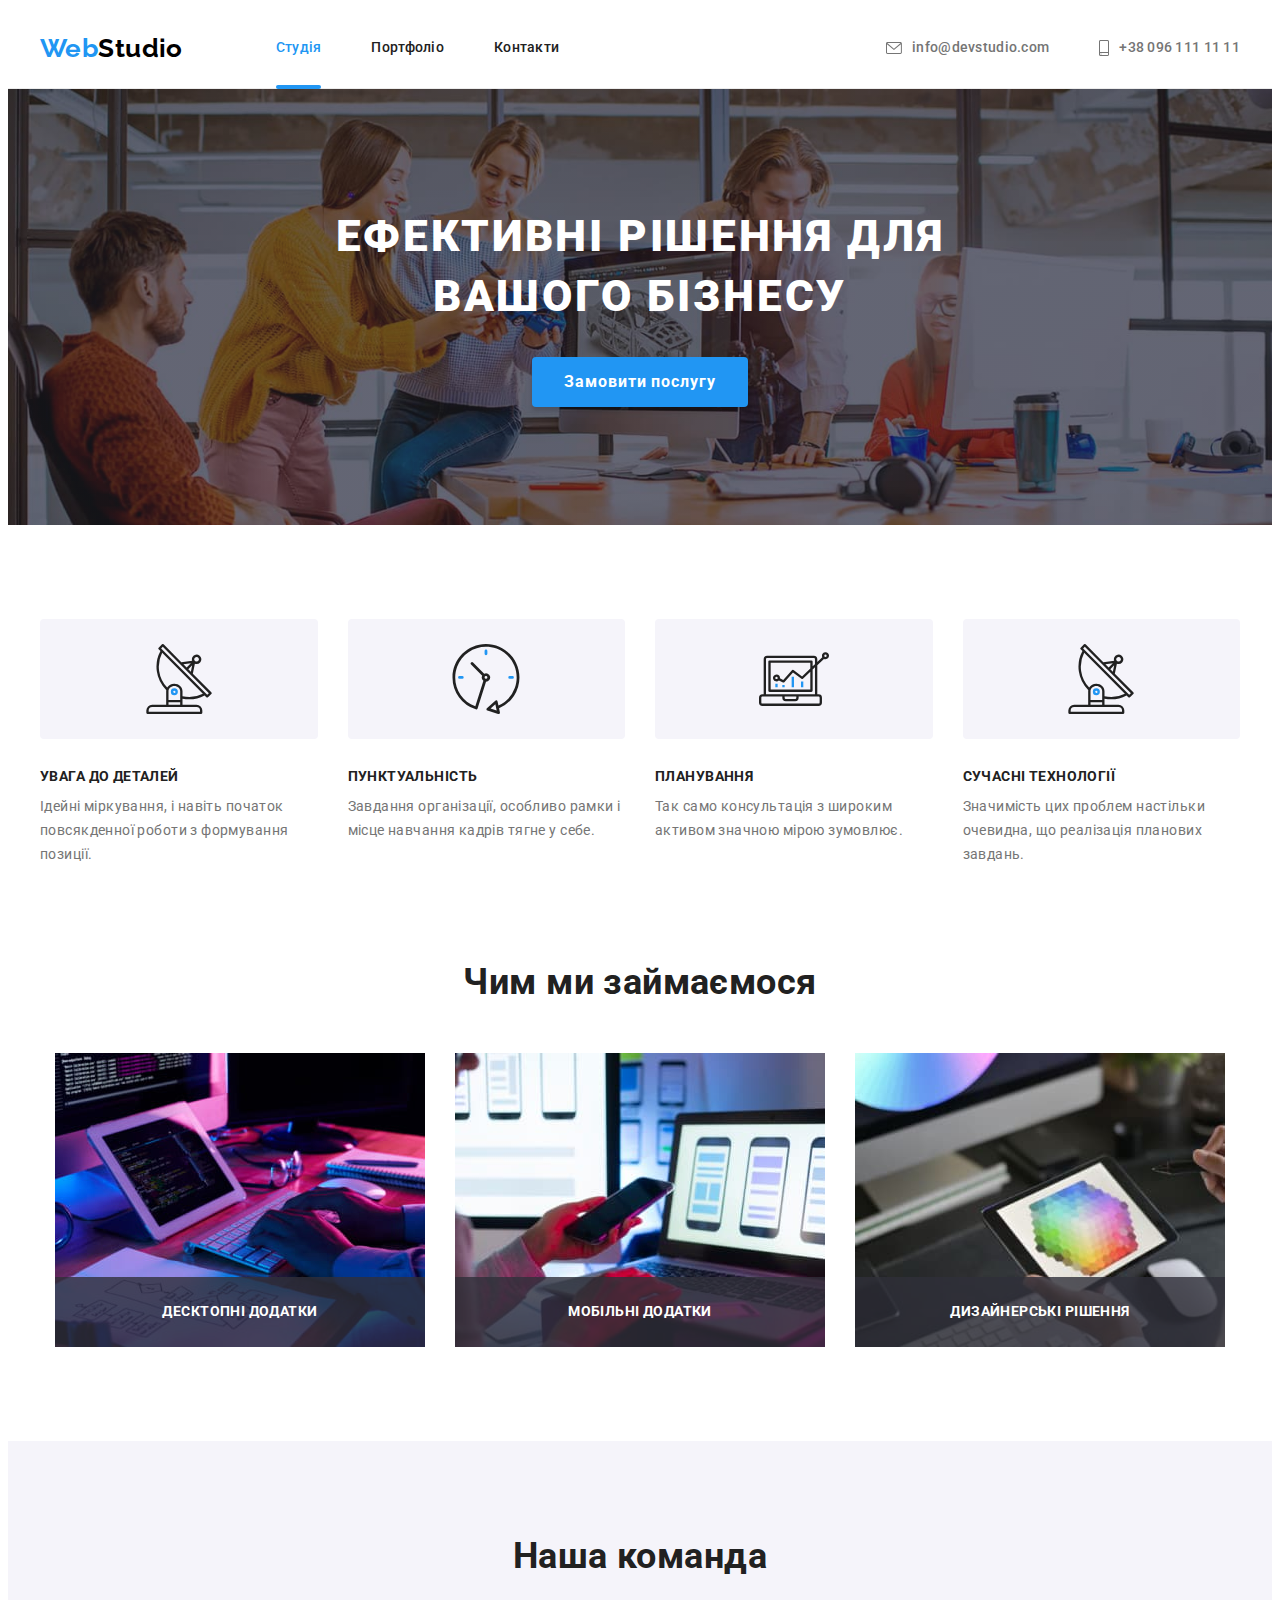
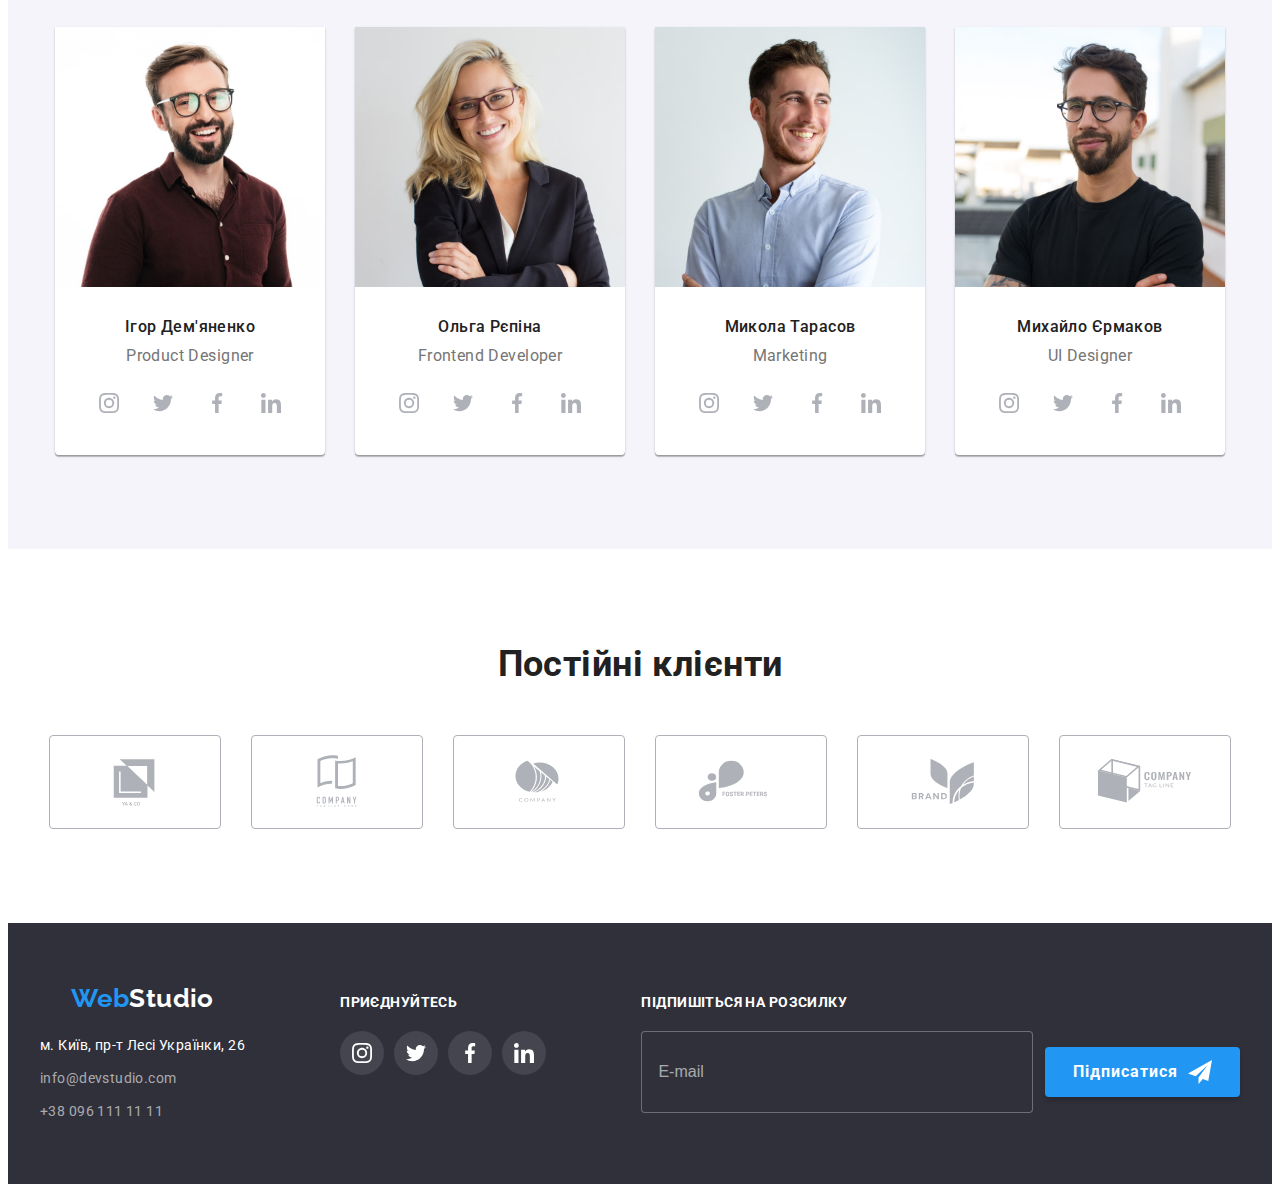
<file: index.html>
<!doctype html>
<html lang="uk">
  <head>
    <meta charset="UTF-8" />
    <meta http-equiv="X-UA-Compatible" content="IE=edge" />
    <meta name="viewport" content="width=device-width, initial-scale=1.0" />
    <link rel="preconnect" href="https://fonts.googleapis.com" />
    <link rel="preconnect" href="https://fonts.gstatic.com" crossorigin />
    <link
      href="https://fonts.googleapis.com/css2?family=Raleway:wght@700&family=Roboto:wght@400;500;700;900&display=swap"
      rel="stylesheet"
    />
    <link
      rel="stylesheet"
      href="https://cdnjs.cloudflare.com/ajax/libs/modern-normalize/1.1.0/modern-normalize.min.css"
      integrity="sha512-wpPYUAdjBVSE4KJnH1VR1HeZfpl1ub8YT/NKx4PuQ5NmX2tKuGu6U/JRp5y+Y8XG2tV+wKQpNHVUX03MfMFn9Q=="
      crossorigin="anonymous"
      referrerpolicy="no-referrer"
    />
    <link rel="stylesheet" href="./css/main.min.css" />
    <title>WebStudio</title>
  </head>
  <body>
    <!-- Навбар -->
    <header class="header">
      <div class="container main-nav">
        <nav class="navbar">
          <a class="logo link-undecor" href="./index.html"
            ><span class="logo-blue">Web</span>Studio</a
          >
          <ul class="semantic-list nav-links">
            <li>
              <a
                class="navbar-link navigation active link-undecor"
                href="./index.html"
                >Студія</a
              >
            </li>
            <li>
              <a
                class="navbar-link navigation link-undecor"
                href="./portfolio.html"
                >Портфоліо</a
              >
            </li>
            <li>
              <a class="navbar-link navigation link-undecor" href="#"
                >Контакти</a
              >
            </li>
          </ul>
        </nav>

        <!-- Бургер меню -->
        <button type="button" class="burger-btn" data-menu-open>
          <svg class="burger-menu-icon" width="40" height="40">
            <use href="./images/icons.svg#icon-burger-menu"></use>
          </svg>
        </button>

        <div class="mobile-menu" data-menu>
          <div class="container mobile-menu-container">
            <button type="button" class="mobile-menu-close-btn" data-menu-close>
              <svg width="40" height="40">
                <use href="./images/icons.svg#icon-modal-close"></use>
              </svg>
            </button>
            <ul class="semantic-list">
              <li>
                <a
                  class="mobile-navbar-link mobile-active link-undecor"
                  href="./index.html"
                  >Студія</a
                >
              </li>
              <li>
                <a
                  class="mobile-navbar-link link-undecor"
                  href="./portfolio.html"
                  >Портфоліо</a
                >
              </li>
              <li>
                <a class="mobile-navbar-link link-undecor" href="#">Контакти</a>
              </li>
            </ul>

            <div>
              <ul class="semantic-list mobile-contact-list">
                <li class="mobile-contact">
                  <a class="mobile-nav-tel link-undecor" href="tel:380961111111"
                    >+380961111111</a
                  >
                </li>
                <li class="mobile-contact">
                  <a
                    class="mobile-nav-mail link-undecor"
                    href="mailto:info@devstudio.com"
                    >info@devstudio.com</a
                  >
                </li>
              </ul>
              <ul class="semantic-list mobile-net-list">
                <li class="mobile-net">
                  <a class="link-undecor mobile-net-link" href="#">Instagram</a>
                </li>
                <li class="mobile-net">
                  <a class="link-undecor mobile-net-link" href="#">Twitter</a>
                </li>
                <li class="mobile-net">
                  <a class="link-undecor mobile-net-link" href="#">Facebook</a>
                </li>
                <li class="mobile-net">
                  <a class="link-undecor mobile-net-link" href="#">Linkedin</a>
                </li>
              </ul>
            </div>
          </div>
        </div>

        <!-- Контакты -->
        <ul class="semantic-list nav-address-list">
          <li>
            <a
              class="navbar-contact link-undecor"
              href="mailto:info@devstudio.com"
            >
              <svg class="nav-contact-icon nav-mail-icon">
                <use href="./images/icons.svg#icon-ico-envelope"></use>
              </svg>
              <span>info@devstudio.com</span></a
            >
          </li>
          <li>
            <a class="navbar-contact link-undecor" href="tel:380961111111">
              <svg class="nav-contact-icon nav-phone-icon">
                <use href="./images/icons.svg#icon-ico-smartphone"></use>
              </svg>
              <span>+38 096 111 11 11</span>
            </a>
          </li>
        </ul>
      </div>
    </header>
    <main>
      <!-- !Герой -->
      <section class="hero-section hero-overlay">
        <div class="container hero">
          <h1 class="hero-title">Ефективні рішення для вашого бізнесу</h1>
          <button class="hero-btn" type="button" data-modal-open>
            Замовити послугу
          </button>
        </div>
      </section>

      <!-- !Переваги -->
      <section class="section">
        <!-- Прихований заголовок -->
        <div class="container">
          <h2 class="is-hidden">Переваги</h2>
          <ul class="semantic-list advantages">
            <li class="adv-item">
              <div class="adv-icon-container">
                <svg class="adv-icon">
                  <use href="./images/icons.svg#icon-adv-antenna"></use>
                </svg>
              </div>
              <h3 class="adv-title">Увага до деталей</h3>
              <p class="adv-descript">
                Ідейні міркування, і навіть початок повсякденної роботи з
                формування позиції.
              </p>
            </li>
            <li class="adv-item">
              <div class="adv-icon-container">
                <svg class="adv-icon">
                  <use href="./images/icons.svg#icon-adv-clock"></use>
                </svg>
              </div>
              <h3 class="adv-title">Пунктуальність</h3>
              <p class="adv-descript">
                Завдання організації, особливо рамки і місце навчання кадрів
                тягне у себе.
              </p>
            </li>
            <li class="adv-item">
              <div class="adv-icon-container">
                <svg class="adv-icon">
                  <use href="./images/icons.svg#icon-adv-diagram"></use>
                </svg>
              </div>
              <h3 class="adv-title">Планування</h3>
              <p class="adv-descript">
                Так само консультація з широким активом значною мірою зумовлює.
              </p>
            </li>
            <li class="adv-item">
              <div class="adv-icon-container">
                <svg class="adv-icon">
                  <use href="./images/icons.svg#icon-adv-antenna"></use>
                </svg>
              </div>
              <h3 class="adv-title">Сучасні технології</h3>
              <p class="adv-descript">
                Значимість цих проблем настільки очевидна, що реалізація
                планових завдань.
              </p>
            </li>
          </ul>
        </div>
      </section>
      <!-- !Галерея профілів компаній -->
      <section class="gallery section">
        <div class="container">
          <h2 class="gallery-title">Чим ми займаємося</h2>
          <ul class="semantic-list gallery-container">
            <li class="gallery-img">
              <img
                srcset="
                  .\images\desktop\img1.jpg    1x,
                  .\images\desktop\img1@2x.jpg 2x
                "
                src=".\images\desktop\img1.jpg"
                alt="програмування"
              />
              <div class="gallery-img-title-container">
                <p class="gallery-img-title">Десктопні додатки</p>
              </div>
            </li>
            <li class="gallery-img">
              <img
                srcset="
                  .\images\desktop\img2.jpg    1x,
                  .\images\desktop\img2@2x.jpg 2x
                "
                src=".\images\desktop\img2.jpg"
                alt="дизайн"
              />
              <div class="gallery-img-title-container">
                <p class="gallery-img-title">Мобільні додатки</p>
              </div>
            </li>
            <li class="gallery-img">
              <img
                srcset="
                  .\images\desktop\img3.jpg    1x,
                  .\images\desktop\img3@2x.jpg 2x
                "
                src=".\images\desktop\img3.jpg"
                alt="підбор кольорів"
              />
              <div class="gallery-img-title-container">
                <p class="gallery-img-title">Дизайнерські рішення</p>
              </div>
            </li>
          </ul>
        </div>
      </section>
      <!-- !Команда -->
      <section class="team section">
        <div class="container">
          <h2 class="team-title">Наша команда</h2>
          <ul class="semantic-list team-container">
            <li class="memb">
              <picture>
                <source
                  srcset="
                    ./images/desktop/team/team1.jpg    1x,
                    ./images/desktop/team/team1@2x.jpg 2x
                  "
                  media="(min-width: 1200px)"
                />
                <source
                  srcset="
                    ./images/tablet/team/team1.jpg    1x,
                    ./images/tablet/team/team1@2x.jpg 2x
                  "
                  media="(min-width: 768px)"
                />
                <source
                  srcset="
                    ./images/mobile/team/team1.jpg    1x,
                    ./images/mobile/team/team1@2x.jpg 2x
                  "
                  media="(max-width: 768px)"
                />

                <img
                  class="memb-img"
                  src="./images/mobile/team/team1.jpg"
                  alt="Ігор Дем'яненко"
                />
              </picture>
              <div class="memb-sign-container">
                <h3 class="memb-name">Ігор Дем'яненко</h3>
                <p class="memb-position">Product Designer</p>
                <ul class="memb-net-container semantic-list">
                  <li>
                    <a class="net-icon-container" href="#">
                      <svg class="net-icon">
                        <use href="./images/icons.svg#icon-social-inst"></use>
                      </svg>
                    </a>
                  </li>
                  <li>
                    <a class="net-icon-container" href="#">
                      <svg class="net-icon">
                        <use href="./images/icons.svg#icon-social-twitt"></use>
                      </svg>
                    </a>
                  </li>
                  <li>
                    <a class="net-icon-container" href="#">
                      <svg class="net-icon">
                        <use href="./images/icons.svg#icon-social-fb"></use>
                      </svg>
                    </a>
                  </li>
                  <li>
                    <a class="net-icon-container" href="#">
                      <svg class="net-icon">
                        <use href="./images/icons.svg#icon-social-lin"></use>
                      </svg>
                    </a>
                  </li>
                </ul>
              </div>
            </li>
            <li class="memb">
              <picture>
                <source
                  srcset="
                    ./images/desktop/team/team2.jpg    1x,
                    ./images/desktop/team/team2@2x.jpg 2x
                  "
                  media="(min-width: 1200px)"
                />
                <source
                  srcset="
                    ./images/tablet/team/team2.jpg    1x,
                    ./images/tablet/team/team2@2x.jpg 2x
                  "
                  media="(min-width: 768px)"
                />
                <source
                  srcset="
                    ./images/mobile/team/team2.jpg    1x,
                    ./images/mobile/team/team2@2x.jpg 2x
                  "
                  media="(max-width: 768px)"
                />

                <img
                  class="memb-img"
                  src="./images/mobile/team/team2.jpg"
                  alt="Ольга Рєпіна"
                />
              </picture>
              <div class="memb-sign-container">
                <h3 class="memb-name">Ольга Рєпіна</h3>
                <p class="memb-position">Frontend Developer</p>
                <ul class="memb-net-container semantic-list">
                  <li>
                    <a class="net-icon-container" href="#">
                      <svg class="net-icon">
                        <use href="./images/icons.svg#icon-social-inst"></use>
                      </svg>
                    </a>
                  </li>
                  <li>
                    <a class="net-icon-container" href="#">
                      <svg class="net-icon">
                        <use href="./images/icons.svg#icon-social-twitt"></use>
                      </svg>
                    </a>
                  </li>
                  <li>
                    <a class="net-icon-container" href="#">
                      <svg class="net-icon">
                        <use href="./images/icons.svg#icon-social-fb"></use>
                      </svg>
                    </a>
                  </li>
                  <li>
                    <a class="net-icon-container" href="#">
                      <svg class="net-icon">
                        <use href="./images/icons.svg#icon-social-lin"></use>
                      </svg>
                    </a>
                  </li>
                </ul>
              </div>
            </li>
            <li class="memb">
              <picture>
                <source
                  srcset="
                    ./images/desktop/team/team3.jpg    1x,
                    ./images/desktop/team/team3@2x.jpg 2x
                  "
                  media="(min-width: 1200px)"
                />
                <source
                  srcset="
                    ./images/tablet/team/team3.jpg    1x,
                    ./images/tablet/team/team3@2x.jpg 2x
                  "
                  media="(min-width: 768px)"
                />
                <source
                  srcset="
                    ./images/mobile/team/team3.jpg    1x,
                    ./images/mobile/team/team3@2x.jpg 2x
                  "
                  media="(max-width: 768px)"
                />

                <img
                  class="memb-img"
                  src="./images/mobile/team/team3.jpg"
                  alt="Микола Тарасов"
                />
              </picture>
              <div class="memb-sign-container">
                <h3 class="memb-name">Микола Тарасов</h3>
                <p class="memb-position">Marketing</p>
                <ul class="memb-net-container semantic-list">
                  <li>
                    <a class="net-icon-container" href="#">
                      <svg class="net-icon">
                        <use href="./images/icons.svg#icon-social-inst"></use>
                      </svg>
                    </a>
                  </li>
                  <li>
                    <a class="net-icon-container" href="#">
                      <svg class="net-icon">
                        <use href="./images/icons.svg#icon-social-twitt"></use>
                      </svg>
                    </a>
                  </li>
                  <li>
                    <a class="net-icon-container" href="#">
                      <svg class="net-icon">
                        <use href="./images/icons.svg#icon-social-fb"></use>
                      </svg>
                    </a>
                  </li>
                  <li>
                    <a class="net-icon-container" href="#">
                      <svg class="net-icon">
                        <use href="./images/icons.svg#icon-social-lin"></use>
                      </svg>
                    </a>
                  </li>
                </ul>
              </div>
            </li>
            <li class="memb">
              <picture>
                <source
                  srcset="
                    ./images/desktop/team/team4.jpg    1x,
                    ./images/desktop/team/team4@2x.jpg 2x
                  "
                  media="(min-width: 1200px)"
                />
                <source
                  srcset="
                    ./images/tablet/team/team4.jpg    1x,
                    ./images/tablet/team/team4@2x.jpg 2x
                  "
                  media="(min-width: 768px)"
                />
                <source
                  srcset="
                    ./images/mobile/team/team4.jpg    1x,
                    ./images/mobile/team/team4@2x.jpg 2x
                  "
                  media="(max-width: 768px)"
                />

                <img
                  class="memb-img"
                  src="./images/mobile/team/team4.jpg"
                  alt="Михайло Єрмаков"
                />
              </picture>
              <div class="memb-sign-container">
                <h3 class="memb-name">Михайло Єрмаков</h3>
                <p class="memb-position">UI Designer</p>
                <ul class="memb-net-container semantic-list">
                  <li>
                    <a class="net-icon-container" href="#">
                      <svg class="net-icon">
                        <use href="./images/icons.svg#icon-social-inst"></use>
                      </svg>
                    </a>
                  </li>
                  <li>
                    <a class="net-icon-container" href="#">
                      <svg class="net-icon">
                        <use href="./images/icons.svg#icon-social-twitt"></use>
                      </svg>
                    </a>
                  </li>
                  <li>
                    <a class="net-icon-container" href="#">
                      <svg class="net-icon">
                        <use href="./images/icons.svg#icon-social-fb"></use>
                      </svg>
                    </a>
                  </li>
                  <li>
                    <a class="net-icon-container" href="#">
                      <svg class="net-icon">
                        <use href="./images/icons.svg#icon-social-lin"></use>
                      </svg>
                    </a>
                  </li>
                </ul>
              </div>
            </li>
          </ul>
        </div>
      </section>
      <!-- Посійні клієнти -->
      <section class="section">
        <div class="container">
          <h2 class="client-title">Постійні клієнти</h2>
          <ul class="semantic-list clients">
            <li>
              <a class="cli-logo-container" href="#">
                <svg class="cli-icon">
                  <use href="./images/icons.svg#icon-cli-logo1"></use>
                </svg>
              </a>
            </li>
            <li>
              <a class="cli-logo-container" href="#">
                <svg class="cli-icon">
                  <use href="./images/icons.svg#icon-cli-logo2"></use>
                </svg>
              </a>
            </li>
            <li>
              <a class="cli-logo-container" href="#">
                <svg class="cli-icon">
                  <use href="./images/icons.svg#icon-cli-logo3"></use>
                </svg>
              </a>
            </li>
            <li>
              <a class="cli-logo-container" href="#">
                <svg class="cli-icon">
                  <use href="./images/icons.svg#icon-cli-logo4"></use>
                </svg>
              </a>
            </li>
            <li>
              <a class="cli-logo-container" href="#">
                <svg class="cli-icon">
                  <use href="./images/icons.svg#icon-cli-logo5"></use>
                </svg>
              </a>
            </li>
            <li>
              <a class="cli-logo-container" href="#">
                <svg class="cli-icon">
                  <use href="./images/icons.svg#icon-cli-logo6"></use>
                </svg>
              </a>
            </li>
          </ul>
        </div>
      </section>
    </main>
    <!-- Футер -->
    <footer class="footer">
      <div class="container footer-blocks">
        <div>
          <a class="logo footer-logo link-undecor" href="./index.html"
            ><span class="logo-blue">Web</span>Studio</a
          >
          <!-- Адрес -->
          <address>
            <ul class="semantic-list">
              <li class="footer-address">
                <a
                  class="adress link-undecor"
                  href="https://goo.gl/maps/ojvog4Eh8GTVvdpZ6"
                  target="_blank"
                  rel="noopener noreferrer"
                  >м. Київ, пр-т Лесі Українки, 26</a
                >
              </li>
              <li class="footer-address">
                <a
                  class="adress footer-contact link-undecor"
                  href="mailto:info@devstudio.com"
                  >info@devstudio.com</a
                >
              </li>
              <li class="footer-address">
                <a
                  class="adress footer-contact link-undecor"
                  href="tel:380961111111"
                  >+38 096 111 11 11</a
                >
              </li>
            </ul>
          </address>
        </div>
        <div class="footer-join">
          <p class="footer-join-title">Приєднуйтесь</p>
          <ul class="semantic-list footer-net-icons">
            <li>
              <a class="footer-net-icon-container" href="#">
                <svg class="footer-net-icon">
                  <use href="./images/icons.svg#icon-social-inst"></use>
                </svg>
              </a>
            </li>
            <li>
              <a class="footer-net-icon-container" href="#">
                <svg class="footer-net-icon ftr">
                  <use href="./images/icons.svg#icon-social-twitt"></use>
                </svg>
              </a>
            </li>
            <li>
              <a class="footer-net-icon-container" href="#">
                <svg class="footer-net-icon">
                  <use href="./images/icons.svg#icon-social-fb"></use>
                </svg>
              </a>
            </li>
            <li>
              <a class="footer-net-icon-container" href="#">
                <svg class="footer-net-icon">
                  <use href="./images/icons.svg#icon-social-lin"></use>
                </svg>
              </a>
            </li>
          </ul>
        </div>
        <div class="footer-mailing">
          <form class="footer-mailing-form">
            <lable for="footer_email_form" class="footer-form-title"
              >Підпишіться на розсилку</lable
            >
            <div class="footer-form-input-wrapper">
              <input
                type="email"
                id="footer_email_form"
                class="footer-form-input"
                placeholder="E-mail"
              />
              <button type="submit" class="footer-submit-btn">
                Підписатися<svg
                  class="footer-submit-icon"
                  width="24"
                  height="24"
                >
                  <use href="./images/icons.svg#icon-footer-send"></use>
                </svg>
              </button>
            </div>
          </form>
        </div>
      </div>
    </footer>

    <!-- !Модальное окно -->
    <div class="backdrop is-hidden" data-modal>
      <div class="modal">
        <!-- Форма -->
        <form name="modal-form" class="modal-form" autocomplete="on">
          <p class="form-header">Залиште свої дані, ми вам передзвонимо</p>

          <div class="form-fields-container">
            <div class="form-field">
              <label for="user_name" class="form-lable">Ім'я</label>
              <div class="form-input-wrapper">
                <input
                  type="text"
                  id="user_name"
                  class="form-input"
                  name="user_name"
                  autofocus
                  required
                  pattern="^[a-zA-Zа-яА-ЯіІїЇєЄґҐ'\s]+$"
                  minlength="3"
                />
                <svg class="form-input-icon" width="18" height="18">
                  <use href="./images/icons.svg#icon-modal-name"></use>
                </svg>
              </div>
            </div>

            <div class="form-field">
              <label for="user_phone" class="form-lable">Телефон</label>
              <div class="form-input-wrapper">
                <input
                  type="tel"
                  id="user_phone"
                  class="form-input"
                  name="user_telephone"
                  required
                  pattern="^[ 0-9]+$"
                  title="093xxxxxxx"
                />
                <svg class="form-input-icon" width="18" height="18">
                  <use href="./images/icons.svg#icon-modal-phone"></use>
                </svg>
              </div>
            </div>

            <div class="form-field">
              <label for="user_email" class="form-lable">Пошта</label>
              <div class="form-input-wrapper">
                <input
                  type="email"
                  id="user_email"
                  class="form-input"
                  name="user_email"
                  required
                />
                <svg class="form-input-icon" width="18" height="18">
                  <use href="./images/icons.svg#icon-modal-envelop"></use>
                </svg>
              </div>
            </div>

            <div class="form-field">
              <label for="user_comment" class="form-lable">Коментар</label>
              <textarea
                type="textarea"
                id="user_comment"
                class="form-comment"
                placeholder="Введіть текст"
              ></textarea>
            </div>
          </div>
          <div class="form-checkbox">
            <input
              type="checkbox"
              id="user_term"
              class="form-check is-hidden"
              required
            />
            <!-- &nbsp; -->
            <label for="user_term" class="form-check-text"
              >Погоджуюся з розсилкою та приймаю
              <a href="#" class="term-link">Умови договору</a></label
            >
          </div>
          <button type="submit" class="form-submit">Відправити</button>
        </form>
        <button class="close-icon-container" data-modal-close>
          <svg class="close-icon">
            <use href="./images/icons.svg#icon-modal-close"></use>
          </svg>
        </button>
      </div>
    </div>
    <script src="./js/mobile-menu.js"></script>
    <script src="./js/modal.js"></script>
  </body>
</html>
</file>
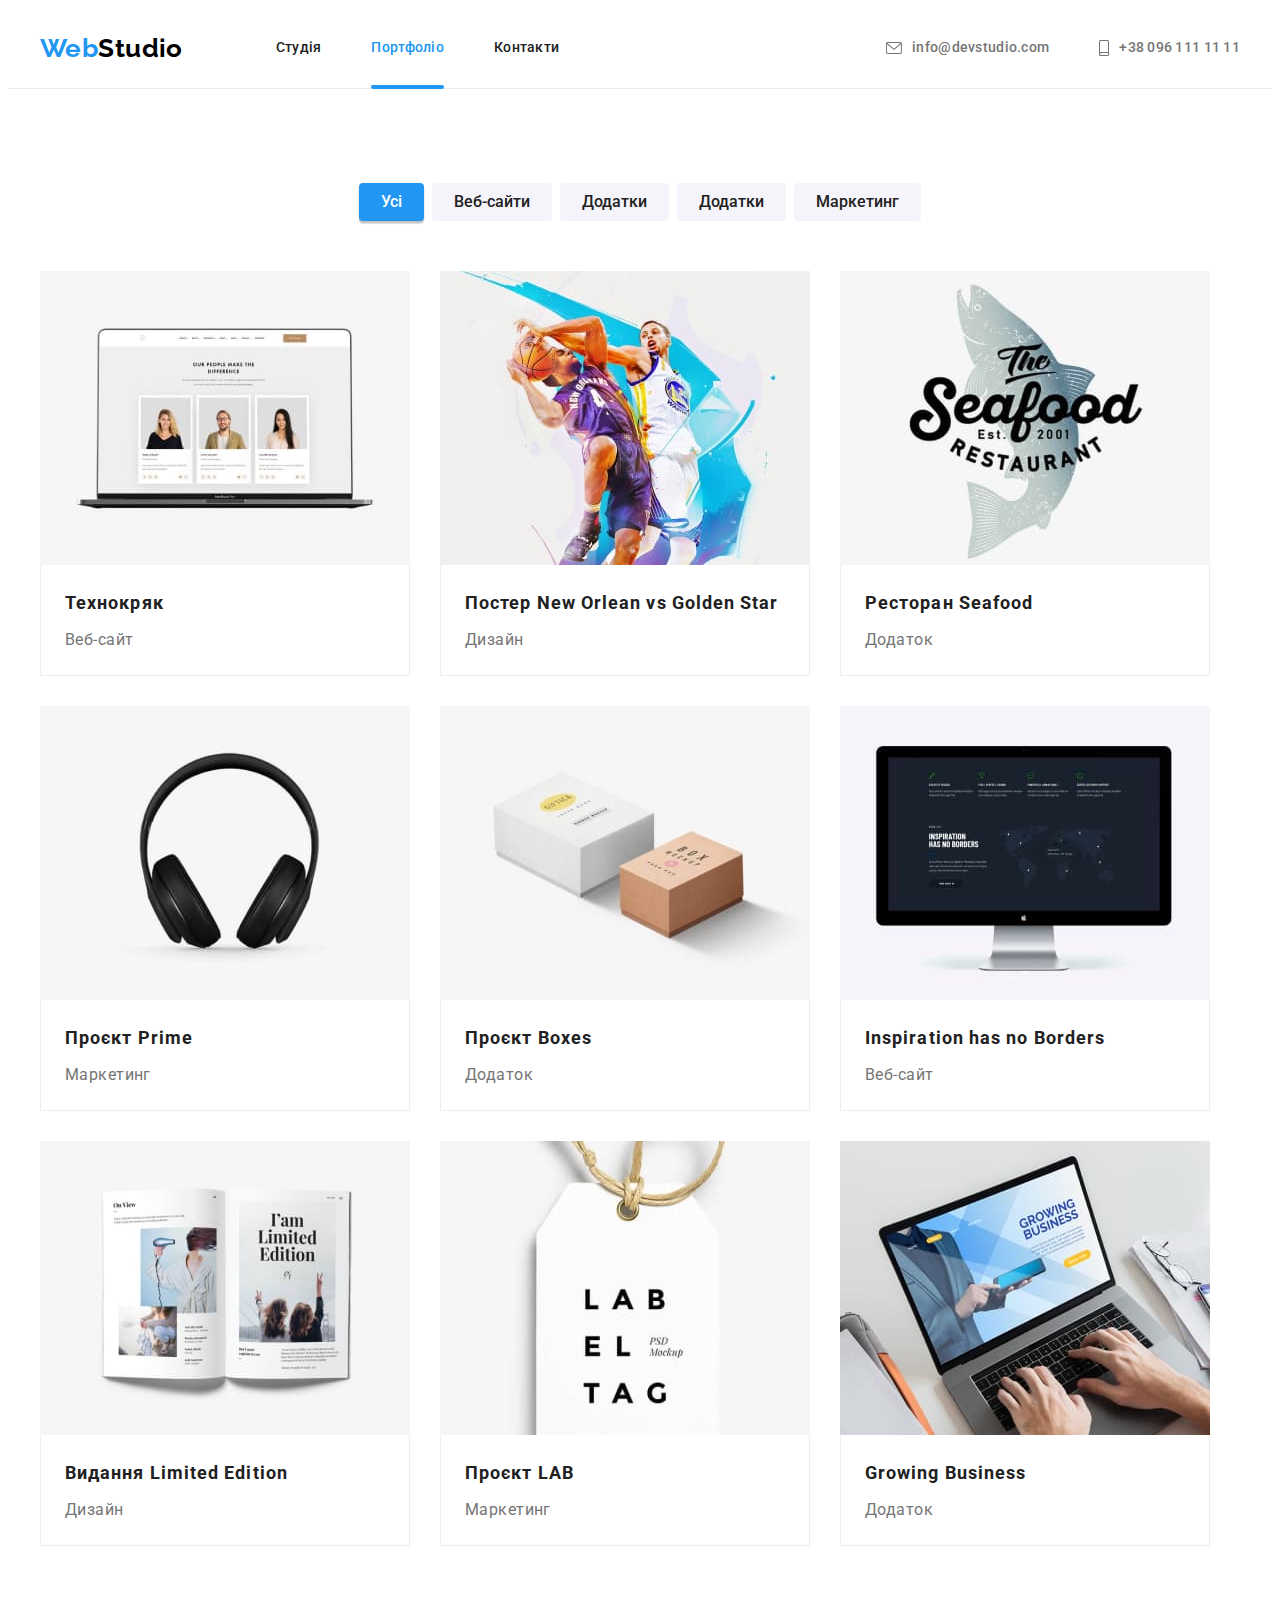
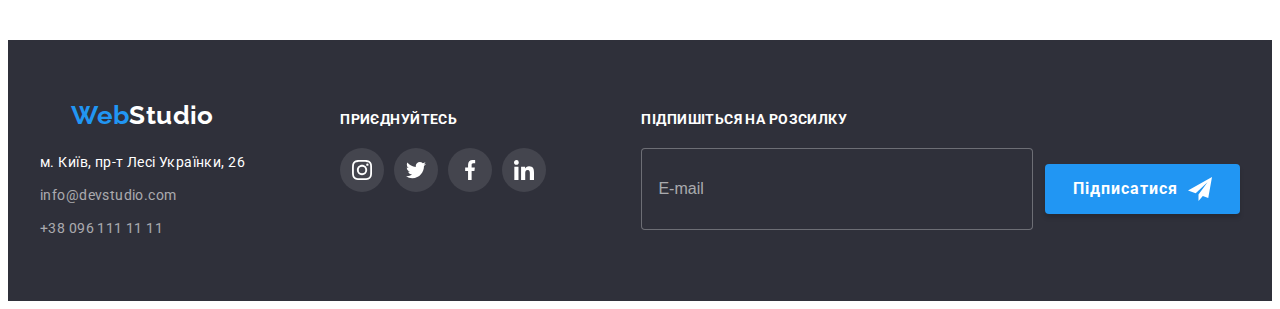
<file: portfolio.html>
<!doctype html>
<html lang="uk">
  <head>
    <meta charset="UTF-8" />
    <meta http-equiv="X-UA-Compatible" content="IE=edge" />
    <meta name="viewport" content="width=device-width, initial-scale=1.0" />
    <link rel="preconnect" href="https://fonts.googleapis.com" />
    <link rel="preconnect" href="https://fonts.gstatic.com" crossorigin />
    <link
      href="https://fonts.googleapis.com/css2?family=Raleway:wght@700&family=Roboto:wght@400;500;700;900&display=swap"
      rel="stylesheet"
    />
    <link
      rel="stylesheet"
      href="https://cdnjs.cloudflare.com/ajax/libs/modern-normalize/1.1.0/modern-normalize.min.css"
      integrity="sha512-wpPYUAdjBVSE4KJnH1VR1HeZfpl1ub8YT/NKx4PuQ5NmX2tKuGu6U/JRp5y+Y8XG2tV+wKQpNHVUX03MfMFn9Q=="
      crossorigin="anonymous"
      referrerpolicy="no-referrer"
    />
    <link rel="stylesheet" href="./css/main.min.css" />
    <title>Портофоліо</title>
  </head>
  <body>
    <!-- Навбар -->
    <header class="header">
      <div class="container main-nav">
        <nav class="navbar">
          <a class="logo link-undecor" href="./index.html"
            ><span class="logo-blue">Web</span>Studio</a
          >
          <ul class="semantic-list nav-links">
            <li>
              <a class="navbar-link navigation link-undecor" href="./index.html"
                >Студія</a
              >
            </li>
            <li>
              <a
                class="navbar-link navigation active link-undecor"
                href="./portfolio.html"
                >Портфоліо</a
              >
            </li>
            <li>
              <a class="navbar-link navigation link-undecor" href="#"
                >Контакти</a
              >
            </li>
          </ul>
        </nav>

        <!-- Бургер меню -->
        <button type="button" class="burger-btn" data-menu-open>
          <svg class="burger-menu-icon" width="40" height="40">
            <use href="./images/icons.svg#icon-burger-menu"></use>
          </svg>
        </button>

        <div class="mobile-menu" data-menu>
          <div class="container mobile-menu-container">
            <button type="button" class="mobile-menu-close-btn" data-menu-close>
              <svg width="40" height="40">
                <use href="./images/icons.svg#icon-modal-close"></use>
              </svg>
            </button>
            <ul class="semantic-list">
              <li>
                <a
                  class="mobile-navbar-link mobile-active link-undecor"
                  href="./index.html"
                  >Студія</a
                >
              </li>
              <li>
                <a
                  class="mobile-navbar-link link-undecor"
                  href="./portfolio.html"
                  >Портфоліо</a
                >
              </li>
              <li>
                <a class="mobile-navbar-link link-undecor" href="#">Контакти</a>
              </li>
            </ul>

            <div>
              <ul class="semantic-list mobile-contact-list">
                <li class="mobile-contact">
                  <a class="mobile-nav-tel link-undecor" href="tel:380961111111"
                    >+380961111111</a
                  >
                </li>
                <li class="mobile-contact">
                  <a
                    class="mobile-nav-mail link-undecor"
                    href="mailto:info@devstudio.com"
                    >info@devstudio.com</a
                  >
                </li>
              </ul>
              <ul class="semantic-list mobile-net-list">
                <li class="mobile-net">
                  <a class="link-undecor mobile-net-link" href="#">Instagram</a>
                </li>
                <li class="mobile-net">
                  <a class="link-undecor mobile-net-link" href="#">Twitter</a>
                </li>
                <li class="mobile-net">
                  <a class="link-undecor mobile-net-link" href="#">Facebook</a>
                </li>
                <li class="mobile-net">
                  <a class="link-undecor mobile-net-link" href="#">Linkedin</a>
                </li>
              </ul>
            </div>
          </div>
        </div>

        <!-- Контакты -->
        <ul class="semantic-list nav-address-list">
          <li>
            <a
              class="navbar-contact link-undecor"
              href="mailto:info@devstudio.com"
            >
              <svg class="nav-contact-icon nav-mail-icon">
                <use href="./images/icons.svg#icon-ico-envelope"></use>
              </svg>
              <span>info@devstudio.com</span></a
            >
          </li>
          <li>
            <a class="navbar-contact link-undecor" href="tel:380961111111">
              <svg class="nav-contact-icon nav-phone-icon">
                <use href="./images/icons.svg#icon-ico-smartphone"></use>
              </svg>
              <span>+38 096 111 11 11</span>
            </a>
          </li>
        </ul>
      </div>
    </header>
    <main>
      <section class="section">
        <div class="container">
          <!-- Скрытый заголовок -->
          <h1 class="is-hidden">Проєкти</h1>

          <!-- Кнопки фильтра -->
          <ul class="semantic-list filter">
            <li>
              <button class="projects-btn btn-active" type="button">Усі</button>
            </li>
            <li>
              <button class="projects-btn" type="button">Веб-сайти</button>
            </li>
            <li>
              <button class="projects-btn" type="button">Додатки</button>
            </li>
            <li>
              <button class="projects-btn" type="button">Додатки</button>
            </li>
            <li>
              <button class="projects-btn" type="button">Маркетинг</button>
            </li>
          </ul>

          <!-- Галерея работ -->
          <ul class="semantic-list projects">
            <li class="proj-item">
              <a class="link-undecor proj-link" href="#">
                <div class="proj-img-container">
                  <picture>
                    <source
                      srcset="
                        ./images/desktop/projects/project1.jpg    1x,
                        ./images/desktop/projects/project1@2x.jpg 2x
                      "
                      media="(min-width: 1200px)"
                    />
                    <source
                      srcset="
                        ./images/tablet/projects/project1.jpg    1x,
                        ./images/tablet/projects/project1@2x.jpg 2x
                      "
                      media="(min-width: 768px)"
                    />
                    <source
                      srcset="
                        ./images/mobile/projects/project1.jpg    1x,
                        ./images/mobile/projects/project1@2x.jpg 2x
                      "
                      media="(max-width: 768px)"
                    />
                    <img
                      class="proj-img"
                      src="./images/mobile/projects/project1.jpg"
                      alt="Технокряк"
                    />
                  </picture>

                  <div class="proj-overlay">
                    <p class="proj-description">
                      Ресурс пропонує комплексні пропозиції з різним рівнем
                      функціоналу та сервісів. Все це дозволить відвідувачу
                      отримати вичерпні відомості про компанію чи приватну
                      особу.
                    </p>
                  </div>
                </div>
                <div class="proj-descript-block">
                  <h2 class="proj-name">Технокряк</h2>
                  <p class="proj-type">Веб-сайт</p>
                </div>
              </a>
            </li>
            <li class="proj-item">
              <a class="link-undecor proj-link" href="#">
                <div class="proj-img-container">
                  <picture>
                    <source
                      srcset="
                        ./images/desktop/projects/project2.jpg    1x,
                        ./images/desktop/projects/project2@2x.jpg 2x
                      "
                      media="(min-width: 1200px)"
                    />
                    <source
                      srcset="
                        ./images/tablet/projects/project2.jpg    1x,
                        ./images/tablet/projects/project2@2x.jpg 2x
                      "
                      media="(min-width: 768px)"
                    />
                    <source
                      srcset="
                        ./images/mobile/projects/project2.jpg    1x,
                        ./images/mobile/projects/project2@2x.jpg 2x
                      "
                      media="(max-width: 768px)"
                    />
                    <img
                      class="proj-img"
                      src="./images/mobile/projects/project2.jpg"
                      alt="Постер"
                    />
                  </picture>
                  <div class="proj-overlay">
                    <p class="proj-description">
                      Ресурс пропонує комплексні пропозиції з різним рівнем
                      функціоналу та сервісів. Все це дозволить відвідувачу
                      отримати вичерпні відомості про компанію чи приватну
                      особу.
                    </p>
                  </div>
                </div>
                <div class="proj-descript-block">
                  <h2 class="proj-name">Постер New Orlean vs Golden Star</h2>
                  <p class="proj-type">Дизайн</p>
                </div>
              </a>
            </li>
            <li class="proj-item">
              <a class="link-undecor proj-link" href="#">
                <div class="proj-img-container">
                  <picture>
                    <source
                      srcset="
                        ./images/desktop/projects/project3.jpg    1x,
                        ./images/desktop/projects/project3@2x.jpg 2x
                      "
                      media="(min-width: 1200px)"
                    />
                    <source
                      srcset="
                        ./images/tablet/projects/project3.jpg    1x,
                        ./images/tablet/projects/project3@2x.jpg 2x
                      "
                      media="(min-width: 768px)"
                    />
                    <source
                      srcset="
                        ./images/mobile/projects/project3.jpg    1x,
                        ./images/mobile/projects/project3@2x.jpg 2x
                      "
                      media="(max-width: 768px)"
                    />
                    <img
                      class="proj-img"
                      src="./images/mobile/projects/project3.jpg"
                      alt="Ресторан Seafood"
                    />
                  </picture>
                  <div class="proj-overlay">
                    <p class="proj-description">
                      Ресурс пропонує комплексні пропозиції з різним рівнем
                      функціоналу та сервісів. Все це дозволить відвідувачу
                      отримати вичерпні відомості про компанію чи приватну
                      особу.
                    </p>
                  </div>
                </div>
                <div class="proj-descript-block">
                  <h2 class="proj-name">Ресторан Seafood</h2>
                  <p class="proj-type">Додаток</p>
                </div>
              </a>
            </li>
            <li class="proj-item">
              <a class="link-undecor proj-link" href="#">
                <div class="proj-img-container">
                  <picture>
                    <source
                      srcset="
                        ./images/desktop/projects/project4.jpg    1x,
                        ./images/desktop/projects/project4@2x.jpg 2x
                      "
                      media="(min-width: 1200px)"
                    />
                    <source
                      srcset="
                        ./images/tablet/projects/project4.jpg    1x,
                        ./images/tablet/projects/project4@2x.jpg 2x
                      "
                      media="(min-width: 768px)"
                    />
                    <source
                      srcset="
                        ./images/mobile/projects/project4.jpg    1x,
                        ./images/mobile/projects/project4@2x.jpg 2x
                      "
                      media="(max-width: 768px)"
                    />
                    <img
                      class="proj-img"
                      src="./images/mobile/projects/project4.jpg"
                      alt="Проєкт Prime"
                    />
                  </picture>
                  <div class="proj-overlay">
                    <p class="proj-description">
                      Ресурс пропонує комплексні пропозиції з різним рівнем
                      функціоналу та сервісів. Все це дозволить відвідувачу
                      отримати вичерпні відомості про компанію чи приватну
                      особу.
                    </p>
                  </div>
                </div>
                <div class="proj-descript-block">
                  <h2 class="proj-name">Проєкт Prime</h2>
                  <p class="proj-type">Маркетинг</p>
                </div>
              </a>
            </li>
            <li class="proj-item">
              <a class="link-undecor proj-link" href="#">
                <div class="proj-img-container">
                  <picture>
                    <source
                      srcset="
                        ./images/desktop/projects/project5.jpg    1x,
                        ./images/desktop/projects/project5@2x.jpg 2x
                      "
                      media="(min-width: 1200px)"
                    />
                    <source
                      srcset="
                        ./images/tablet/projects/project5.jpg    1x,
                        ./images/tablet/projects/project5@2x.jpg 2x
                      "
                      media="(min-width: 768px)"
                    />
                    <source
                      srcset="
                        ./images/mobile/projects/project5.jpg    1x,
                        ./images/mobile/projects/project5@2x.jpg 2x
                      "
                      media="(max-width: 768px)"
                    />
                    <img
                      class="proj-img"
                      src="./images/mobile/projects/project5.jpg"
                      alt="Проєкт Boxes"
                    />
                  </picture>
                  <div class="proj-overlay">
                    <p class="proj-description">
                      Ресурс пропонує комплексні пропозиції з різним рівнем
                      функціоналу та сервісів. Все це дозволить відвідувачу
                      отримати вичерпні відомості про компанію чи приватну
                      особу.
                    </p>
                  </div>
                </div>
                <div class="proj-descript-block">
                  <h2 class="proj-name">Проєкт Boxes</h2>
                  <p class="proj-type">Додаток</p>
                </div>
              </a>
            </li>
            <li class="proj-item">
              <a class="link-undecor proj-link" href="#">
                <div class="proj-img-container">
                  <picture>
                    <source
                      srcset="
                        ./images/desktop/projects/project6.jpg    1x,
                        ./images/desktop/projects/project6@2x.jpg 2x
                      "
                      media="(min-width: 1200px)"
                    />
                    <source
                      srcset="
                        ./images/tablet/projects/project6.jpg    1x,
                        ./images/tablet/projects/project6@2x.jpg 2x
                      "
                      media="(min-width: 768px)"
                    />
                    <source
                      srcset="
                        ./images/mobile/projects/project6.jpg    1x,
                        ./images/mobile/projects/project6@2x.jpg 2x
                      "
                      media="(max-width: 768px)"
                    />
                    <img
                      class="proj-img"
                      src="./images/mobile/projects/project6.jpg"
                      alt="Inspiration has no Borders"
                    />
                  </picture>
                  <div class="proj-overlay">
                    <p class="proj-description">
                      Ресурс пропонує комплексні пропозиції з різним рівнем
                      функціоналу та сервісів. Все це дозволить відвідувачу
                      отримати вичерпні відомості про компанію чи приватну
                      особу.
                    </p>
                  </div>
                </div>
                <div class="proj-descript-block">
                  <h2 class="proj-name">Inspiration has no Borders</h2>
                  <p class="proj-type">Веб-сайт</p>
                </div>
              </a>
            </li>
            <li class="proj-item">
              <a class="link-undecor proj-link" href="#">
                <div class="proj-img-container">
                  <picture>
                    <source
                      srcset="
                        ./images/desktop/projects/project7.jpg    1x,
                        ./images/desktop/projects/project7@2x.jpg 2x
                      "
                      media="(min-width: 1200px)"
                    />
                    <source
                      srcset="
                        ./images/tablet/projects/project7.jpg    1x,
                        ./images/tablet/projects/project7@2x.jpg 2x
                      "
                      media="(min-width: 768px)"
                    />
                    <source
                      srcset="
                        ./images/mobile/projects/project7.jpg    1x,
                        ./images/mobile/projects/project7@2x.jpg 2x
                      "
                      media="(max-width: 768px)"
                    />
                    <img
                      class="proj-img"
                      src="./images/mobile/projects/project7.jpg"
                      alt="Видання Limited Edition"
                    />
                  </picture>
                  <div class="proj-overlay">
                    <p class="proj-description">
                      Ресурс пропонує комплексні пропозиції з різним рівнем
                      функціоналу та сервісів. Все це дозволить відвідувачу
                      отримати вичерпні відомості про компанію чи приватну
                      особу.
                    </p>
                  </div>
                </div>
                <div class="proj-descript-block">
                  <h2 class="proj-name">Видання Limited Edition</h2>
                  <p class="proj-type">Дизайн</p>
                </div>
              </a>
            </li>
            <li class="proj-item">
              <a class="link-undecor proj-link" href="#">
                <div class="proj-img-container">
                  <picture>
                    <source
                      srcset="
                        ./images/desktop/projects/project8.jpg    1x,
                        ./images/desktop/projects/project8@2x.jpg 2x
                      "
                      media="(min-width: 1200px)"
                    />
                    <source
                      srcset="
                        ./images/tablet/projects/project8.jpg    1x,
                        ./images/tablet/projects/project8@2x.jpg 2x
                      "
                      media="(min-width: 768px)"
                    />
                    <source
                      srcset="
                        ./images/mobile/projects/project8.jpg    1x,
                        ./images/mobile/projects/project8@2x.jpg 2x
                      "
                      media="(max-width: 768px)"
                    />
                    <img
                      class="proj-img"
                      src="./images/mobile/projects/project8.jpg"
                      alt="Проєкт LAB"
                    />
                  </picture>
                  <div class="proj-overlay">
                    <p class="proj-description">
                      Ресурс пропонує комплексні пропозиції з різним рівнем
                      функціоналу та сервісів. Все це дозволить відвідувачу
                      отримати вичерпні відомості про компанію чи приватну
                      особу.
                    </p>
                  </div>
                </div>

                <div class="proj-descript-block">
                  <h2 class="proj-name">Проєкт LAB</h2>
                  <p class="proj-type">Маркетинг</p>
                </div>
              </a>
            </li>
            <li class="proj-item">
              <a class="link-undecor proj-link" href="#">
                <div class="proj-img-container">
                  <picture>
                    <source
                      srcset="
                        ./images/desktop/projects/project9.jpg    1x,
                        ./images/desktop/projects/project9@2x.jpg 2x
                      "
                      media="(min-width: 1200px)"
                    />
                    <source
                      srcset="
                        ./images/tablet/projects/project9.jpg    1x,
                        ./images/tablet/projects/project9@2x.jpg 2x
                      "
                      media="(min-width: 768px)"
                    />
                    <source
                      srcset="
                        ./images/mobile/projects/project9.jpg    1x,
                        ./images/mobile/projects/project9@2x.jpg 2x
                      "
                      media="(max-width: 768px)"
                    />
                    <img
                      class="proj-img"
                      src="./images/mobile/projects/project9.jpg"
                      alt="Growing Business"
                    />
                  </picture>
                  <div class="proj-overlay">
                    <p class="proj-description">
                      Ресурс пропонує комплексні пропозиції з різним рівнем
                      функціоналу та сервісів. Все це дозволить відвідувачу
                      отримати вичерпні відомості про компанію чи приватну
                      особу.
                    </p>
                  </div>
                </div>
                <div class="proj-descript-block">
                  <h2 class="proj-name">Growing Business</h2>
                  <p class="proj-type">Додаток</p>
                </div>
              </a>
            </li>
          </ul>
        </div>
      </section>
    </main>

    <!-- Футер -->
    <footer class="footer">
      <div class="container footer-blocks">
        <div>
          <a class="logo footer-logo link-undecor" href="./index.html"
            ><span class="logo-blue">Web</span>Studio</a
          >
          <!-- Адрес -->
          <address>
            <ul class="semantic-list">
              <li class="footer-address">
                <a
                  class="adress link-undecor"
                  href="https://goo.gl/maps/ojvog4Eh8GTVvdpZ6"
                  target="_blank"
                  rel="noopener noreferrer"
                  >м. Київ, пр-т Лесі Українки, 26</a
                >
              </li>
              <li class="footer-address">
                <a
                  class="adress footer-contact link-undecor"
                  href="mailto:info@devstudio.com"
                  >info@devstudio.com</a
                >
              </li>
              <li class="footer-address">
                <a
                  class="adress footer-contact link-undecor"
                  href="tel:380961111111"
                  >+38 096 111 11 11</a
                >
              </li>
            </ul>
          </address>
        </div>
        <div class="footer-join">
          <p class="footer-join-title">Приєднуйтесь</p>
          <ul class="semantic-list footer-net-icons">
            <li>
              <a class="footer-net-icon-container" href="#">
                <svg class="footer-net-icon">
                  <use href="./images/icons.svg#icon-social-inst"></use>
                </svg>
              </a>
            </li>
            <li>
              <a class="footer-net-icon-container" href="#">
                <svg class="footer-net-icon ftr">
                  <use href="./images/icons.svg#icon-social-twitt"></use>
                </svg>
              </a>
            </li>
            <li>
              <a class="footer-net-icon-container" href="#">
                <svg class="footer-net-icon">
                  <use href="./images/icons.svg#icon-social-fb"></use>
                </svg>
              </a>
            </li>
            <li>
              <a class="footer-net-icon-container" href="#">
                <svg class="footer-net-icon">
                  <use href="./images/icons.svg#icon-social-lin"></use>
                </svg>
              </a>
            </li>
          </ul>
        </div>
        <div class="footer-mailing">
          <form class="footer-mailing-form">
            <lable for="footer_email_form" class="footer-form-title"
              >Підпишіться на розсилку</lable
            >
            <div class="footer-form-input-wrapper">
              <input
                type="email"
                id="footer_email_form"
                class="footer-form-input"
                placeholder="E-mail"
              />
              <button type="submit" class="footer-submit-btn">
                Підписатися<svg
                  class="footer-submit-icon"
                  width="24"
                  height="24"
                >
                  <use href="./images/icons.svg#icon-footer-send"></use>
                </svg>
              </button>
            </div>
          </form>
        </div>
      </div>
    </footer>
  </body>
</html>
</file>
<file: css/main.min.css>
body{font-family:"Roboto",sans-serif;font-size:14px;letter-spacing:.03em;line-height:1.14;background-color:#fff;color:#212121}img{display:block;max-width:100%;height:auto}h1,h2,h3,p,ul{margin:0;padding:0}a{color:inherit}.container{padding-left:15px;padding-right:15px}.section{padding-top:60px;padding-bottom:60px}@media screen and (min-width: 480px){.container{width:480px;margin:0 auto}}@media screen and (min-width: 768px){.container{width:768px}}@media screen and (min-width: 1200px){.container{width:1200px}.section{padding-top:94px;padding-bottom:94px}}.is-hidden{position:absolute;width:1px;height:1px;margin:-1px;border:0;padding:0;white-space:nowrap;-webkit-clip-path:inset(100%);clip-path:inset(100%);clip:rect(0 0 0 0);overflow:hidden}.semantic-list{list-style:none}.btn-undecor{border:none}.link-undecor{text-decoration:none}.client-title,.team-title{margin-bottom:50px;font-weight:700;font-size:36px;line-height:1.17;text-align:center}.logo{font-family:"Raleway",sans-serif;font-weight:700;font-size:26px;line-height:1.19;color:#000}.logo-blue{color:#2196f3}@media screen and (max-width: 1200px){.logo{font-size:24px;line-height:28.18px;letter-spacing:.03em}}.header{padding:10px 0;border-bottom:1px solid #ececec}.main-nav{display:flex;align-items:center;justify-content:space-between}@media screen and (max-width: 768px){.nav-links{display:none}.nav-address-list{display:none}.burger-btn{height:40px;padding:0;background-color:rgba(0,0,0,0);border:none}.burger-btn:hover,.burger-btn:focus,.burger-btn:active{fill:#2196f3}}@media screen and (min-width: 768px){.header{padding:0}.burger-btn{display:none}.navbar{display:flex;align-items:center}.nav-links{display:flex;margin-left:auto;gap:50px;margin-left:88px}.nav-address-list{display:flex;flex-direction:column;gap:10px;margin-left:90px;padding-top:21px;padding-bottom:21px}.navbar-link{position:relative;display:block;padding-top:32px;padding-bottom:32px;font-weight:500;font-size:14px;letter-spacing:.02em;color:#212121}.navbar-link:hover,.navbar-link:focus{transition:color 250ms cubic-bezier(0.4, 0, 0.2, 1);color:#2196f3;fill:currentColor}.navbar-link.active::after{content:"";position:absolute;bottom:-1px;display:block;width:100%;height:4px;background:#2196f3;border-radius:2px}.navbar-contact{display:flex;align-items:center;gap:8px;font-weight:500;letter-spacing:.02em;color:#212121;font-size:12px;line-height:1.12;color:#757575}.navbar-contact:hover,.navbar-contact:focus,.navbar-contact:hover .nav-contact-icon,.navbar-contact:focus .nav-contact-icon{transition:color 250ms cubic-bezier(0.4, 0, 0.2, 1);color:#2196f3;fill:currentColor}.active{transition:color 250ms cubic-bezier(0.4, 0, 0.2, 1);color:#2196f3;fill:currentColor}.nav-contact-icon{display:inline-block;fill:currentColor}.nav-contact-icon.nav-phone-icon{width:10px;height:14px}.nav-contact-icon.nav-mail-icon{width:14px;height:10px}}@media screen and (min-width: 1200px){.nav-links{margin-left:93px}.nav-address-list{flex-direction:row;gap:50px;padding-top:0;padding-bottom:0}.navbar-contact{padding-top:32px;padding-bottom:32px;font-size:14px;line-height:1.14;gap:10px}.nav-contact-icon.nav-phone-icon{width:10px;height:16px}.nav-contact-icon.nav-mail-icon{width:16px;height:12px}}@media screen and (max-width: 768px){.mobile-menu{position:fixed;background-color:#fff;height:100%;width:100%;top:0;left:0;z-index:100;transform:translateX(100%);transition:transform,250ms cubic-bezier(0.4, 0, 0.2, 1);visibility:hidden;opacity:0;pointer-events:none}.mobile-menu.is-open{transform:translateX(0);visibility:visible;opacity:1;pointer-events:auto}.mobile-menu-container{display:flex;flex-direction:column;justify-content:space-between;flex-wrap:wrap;position:relative;padding:16px 25px 48px 25px;height:100vh}.mobile-menu-close-btn{position:absolute;top:10px;right:15px;background-color:rgba(0,0,0,0);border:none;padding:0;height:40px}.mobile-menu-close-btn:hover,.mobile-menu-close-btn:focus,.mobile-menu-close-btn:active{fill:#2196f3}.mobile-navbar-link{display:block;font-size:40px;font-weight:500;line-height:46.88px;letter-spacing:.02em;text-align:left;color:#212121;margin-top:32px}.mobile-active{color:#2196f3}.mobile-nav-tel{display:block;font-size:34px;font-weight:500;line-height:39.84px;letter-spacing:.02em;text-align:left;color:#2196f3}.mobile-nav-mail{display:block;font-size:24px;font-weight:500;line-height:28.13px;letter-spacing:.02em;text-align:left;color:#757575;margin-top:32px}.mobile-net-list{display:flex;flex-wrap:wrap;margin-top:64px}.mobile-net{padding:0 10px;border-right:1px solid rgba(33,33,33,.2)}.mobile-net:last-child{padding-right:0;border:none}.mobile-net:first-child{padding-left:0}.mobile-net-link{display:block;font-size:18px;font-weight:500;line-height:22px;letter-spacing:.02em;text-align:left;color:#2196f3}}@media screen and (min-width: 768px){.mobile-menu{display:none}}.hero-overlay{margin-left:auto;margin-right:auto;max-width:1600px;background-image:linear-gradient(rgba(47, 48, 58, 0.4), rgba(47, 48, 58, 0.4)),url("../images/mobile/hero.jpg");background-repeat:no-repeat;background-size:cover}@media screen and (min-device-pixel-ratio: 2),screen and (-webkit-min-device-pixel-ratio: 2),screen and (min-resolution: 192dpi),screen and (min-resolution: 2dppx){.hero-overlay{background-image:linear-gradient(rgba(47, 48, 58, 0.4), rgba(47, 48, 58, 0.4)),url("../images/mobile/hero@2x.jpg")}}@media screen and (min-width: 768px){.hero-overlay{background-image:linear-gradient(rgba(47, 48, 58, 0.4), rgba(47, 48, 58, 0.4)),url("../images/tablet/hero.jpg")}}@media screen and (min-width: 768px)and (min-device-pixel-ratio: 2),screen and (min-width: 768px)and (-webkit-min-device-pixel-ratio: 2),screen and (min-width: 768px)and (min-resolution: 192dpi),screen and (min-width: 768px)and (min-resolution: 2dppx){.hero-overlay{background-image:linear-gradient(rgba(47, 48, 58, 0.4), rgba(47, 48, 58, 0.4)),url("../images/tablet/hero@2x.jpg")}}@media screen and (min-width: 1200px){.hero-overlay{background-image:linear-gradient(rgba(47, 48, 58, 0.4), rgba(47, 48, 58, 0.4)),url("../images/desktop/hero.jpg")}}@media screen and (min-width: 1200px)and (min-device-pixel-ratio: 2),screen and (min-width: 1200px)and (-webkit-min-device-pixel-ratio: 2),screen and (min-width: 1200px)and (min-resolution: 192dpi),screen and (min-width: 1200px)and (min-resolution: 2dppx){.hero-overlay{background-image:linear-gradient(rgba(47, 48, 58, 0.4), rgba(47, 48, 58, 0.4)),url("../images/desktop/hero@2x.jpg")}}.hero-section{padding-top:118px;padding-bottom:118px;background-color:#2f303a}.hero{display:flex;justify-content:center;align-items:center;flex-direction:column}.hero-title{max-width:360px;font-weight:900;font-size:26px;line-height:42px;text-align:center;text-transform:uppercase;color:#fff;letter-spacing:.06em}.hero-btn{display:block;margin-left:auto;margin-right:auto;margin-top:30px;padding:10px 24px;border-radius:4px;box-shadow:0px 4px 4px rgba(0,0,0,.15);border:none;cursor:pointer;font-family:inherit;font-weight:700;font-size:16px;line-height:1.88;letter-spacing:.06em;background-color:#2196f3;color:#fff}@media screen and (min-width: 1200px){.hero-title{max-width:696px;font-size:44px;line-height:1.36}.hero-btn{padding:10px 32px}}.advantages{display:flex;flex-direction:column;gap:30px}.adv-item{max-width:450px}.adv-icon-container{display:flex;justify-content:center;align-items:center;margin-bottom:30px;height:120px;border-radius:4px;background-color:#f5f4fa}.adv-icon{width:70px;height:70px}.adv-title{margin-bottom:10px;font-size:14px;font-weight:700;text-transform:uppercase;text-align:center}.adv-descript{line-height:1.71;color:#757575}@media screen and (min-width: 768px){.advantages{flex-direction:row;flex-wrap:wrap}.adv-item{max-width:calc((100% - 30px)/2)}.adv-title{text-align:start}}@media screen and (min-width: 1200px){.advantages{flex-wrap:nowrap}.adv-item{max-width:calc((100% - 90px)/4)}}.gallery{display:none}@media screen and (min-width: 1200px){.gallery{display:block;padding-top:0}.gallery-container{display:flex;justify-content:center;gap:30px}.gallery-title{margin-bottom:50px;font-weight:700;font-size:36px;line-height:1.17;text-align:center}.gallery-img{position:relative;width:370px}.gallery-img-title-container{position:absolute;bottom:0;width:100%;display:flex;justify-content:center;align-items:center;height:70px;background-color:rgba(47,48,58,.8)}.gallery-img-title{font-weight:700;text-align:center;text-transform:uppercase;color:#fff}}.team-container{display:flex;flex-direction:column;justify-content:center;align-items:center;gap:30px}.team{background-color:#f5f4fa}.memb{max-width:450px;text-align:center;background-color:#fff;box-shadow:0px 1px 3px rgba(0,0,0,.12),0px 1px 1px rgba(0,0,0,.14),0px 2px 1px rgba(0,0,0,.2);border-radius:0px 0px 4px 4px}.memb-sign-container{padding-top:30px;padding-bottom:24px}.memb-name{margin-bottom:10px;line-height:1.19;font-size:16px;font-weight:500}.memb-position{margin-bottom:16px;color:#757575;line-height:1.19;font-size:16px}.memb-net-container{display:flex;justify-content:center;gap:10px}.net-icon-container{display:flex;justify-content:center;align-items:center;height:44px;width:44px;text-align:center;background-color:#fff;border-radius:50%}.net-icon-container:hover,.net-icon-container:focus{transition:background-color 250ms cubic-bezier(0.4, 0, 0.2, 1);background-color:#2196f3}.net-icon-container:focus .net-icon,.net-icon-container:hover .net-icon{fill:#fff}.net-icon{height:20px;width:20px;transition:fill 250ms cubic-bezier(0.4, 0, 0.2, 1);fill:#afb1b8}@media screen and (min-width: 768px){.team-container{flex-direction:row;flex-wrap:wrap}.memb{max-width:354px}}@media screen and (min-width: 1200px){.team-container{flex-wrap:nowrap}.memb{max-width:270px}.memb-sign-container{padding-bottom:30px}}.clients{display:flex;flex-wrap:wrap;justify-content:center;gap:30px}.cli-logo-container{display:flex;justify-content:center;align-items:center;width:170px;height:92px;border:1px solid #afb1b8;border-radius:4px;fill:#afb1b8;transition:fill 250ms cubic-bezier(0.4, 0, 0.2, 1),border-color 250ms cubic-bezier(0.4, 0, 0.2, 1)}.cli-logo-container:hover,.cli-logo-container:focus{fill:#2196f3;border-color:#2196f3}.cli-icon{height:60px;width:106px}.footer{background-color:#2f303a;padding-top:60px;padding-bottom:60px}.footer-blocks{display:flex;flex-direction:column;justify-content:center;align-items:center;gap:60px}.footer-logo{display:block;text-align:center;margin-right:0;margin-bottom:20px;color:#fff}.adress{font-style:normal;line-height:1.71}.footer-address{color:#fff;text-align:center}.footer-address:not(:last-child){margin-bottom:9px}.footer-contact{color:rgba(255,255,255,.6)}.footer-join-title{text-align:center;margin-bottom:20px;color:#fff;font-weight:700;text-transform:uppercase;cursor:default}.footer-net-icons{display:flex;gap:10px}.footer-net-icon-container{display:flex;justify-content:center;align-items:center;height:44px;width:44px;text-align:center;border-radius:50%;background-color:rgba(255,255,255,.1019607843)}.footer-net-icon-container:hover,.footer-net-icon-container:focus{transition:background-color 250ms cubic-bezier(0.4, 0, 0.2, 1);background-color:#2196f3}.footer-net-icon{height:20px;width:20px;fill:#fff}.footer-mailing{width:100%}.footer-form-title{display:block;text-align:center;color:#fff;text-transform:uppercase;font-size:14px;font-weight:700;line-height:1.14;cursor:default}.footer-form-input-wrapper{display:flex;flex-direction:column;align-items:center;gap:20px;margin-top:20px}.footer-form-input{height:50px;max-width:450px;width:100%;max-width:450px;padding:15px 16px;border-radius:4px;border:1px solid rgba(255,255,255,.3);background-color:#2f303a;font-size:16px;line-height:20px;color:#fff}.footer-form-input::-moz-placeholder{color:rgba(255,255,255,.6);font-size:16px;line-height:20px}.footer-form-input::placeholder{color:rgba(255,255,255,.6);font-size:16px;line-height:20px}.footer-form-input:hover,.footer-form-input:focus{border-color:#2196f3;outline:none}.footer-submit-btn{display:flex;justify-content:center;align-items:center;gap:10px;padding:10px 28px;border-radius:4px;box-shadow:0px 4px 4px rgba(0,0,0,.15);border:none;cursor:pointer;font-family:inherit;font-weight:700;font-size:16px;line-height:1.88;letter-spacing:.06em;background-color:#2196f3;color:#fff}.footer-submit-icon{fill:#fff}@media screen and (min-width: 768px){.footer-blocks{flex-direction:row;flex-wrap:wrap}}@media screen and (min-width: 1200px){.footer-blocks{flex-direction:row;flex-wrap:nowrap;justify-content:space-between;align-items:baseline}.footer-address{text-align:left}.footer-join-title{text-align:left}.footer-mailing{width:auto}.footer-form-title{text-align:left}.footer-form-input-wrapper{flex-direction:row;justify-content:flex-end;gap:12px}.footer-form-input{width:358px}}.filter{display:flex;flex-wrap:wrap;margin-bottom:50px;gap:8px}.projects-btn{padding:6px 22px;border-radius:4px;border:none;font-family:inherit;cursor:pointer;font-weight:500;font-size:16px;line-height:1.63;background-color:#f5f4fa;color:#212121}.projects-btn:hover,.projects-btn:focus,.projects-btn:active{transition:background-color 250ms cubic-bezier(0.4, 0, 0.2, 1),box-shadow 250ms cubic-bezier(0.4, 0, 0.2, 1),color 250ms cubic-bezier(0.4, 0, 0.2, 1);box-shadow:0px 3px 1px rgba(0,0,0,.1),0px 1px 2px rgba(0,0,0,.08),0px 2px 2px rgba(0,0,0,.12);background-color:#2196f3;color:#fff}.btn-active{box-shadow:0px 3px 1px rgba(0,0,0,.1),0px 1px 2px rgba(0,0,0,.08),0px 2px 2px rgba(0,0,0,.12);background-color:#2196f3;color:#fff}.projects{display:flex;justify-content:center;flex-wrap:wrap;gap:30px}.proj-item{width:450px}.proj-link{display:block;transition:box-shadow 250ms cubic-bezier(0.4, 0, 0.2, 1);display:flex;flex-direction:column;height:100%}.proj-link:hover,.proj-link:focus{box-shadow:0px 1px 1px rgba(0,0,0,.12),0px 4px 4px rgba(0,0,0,.06),1px 4px 6px rgba(0,0,0,.16)}.proj-img-container{position:relative;overflow:hidden}.proj-overlay{position:absolute;overflow:hidden;top:0;left:0;height:100%;width:100%;display:flex;justify-content:center;align-items:center;padding:24px 24px;background-color:rgba(33,150,243,.9);font-size:18px;line-height:1.55;color:#fff;transform:translateY(101%);transition:transform 250ms cubic-bezier(0.4, 0, 0.2, 1)}.proj-link:hover .proj-overlay{transform:translateY(0)}@media screen and (max-width: 370px){.proj-overlay{font-size:16px;line-height:1.33}}.proj-descript-block{display:block;flex-grow:1;padding:20px 24px;border-left:1px solid #eee;border-right:1px solid #eee;border-bottom:1px solid #eee}.proj-name{margin-bottom:4px;font-weight:700;font-size:18px;line-height:2;letter-spacing:.06em;color:#212121}.proj-type{font-size:16px;line-height:1.87;color:#757575}@media screen and (min-width: 768px){.filter{justify-content:center}.projects{justify-content:start}.proj-item{width:354px}}@media screen and (min-width: 1200px){.proj-item{width:370px}}.backdrop{position:fixed;top:0;left:0;width:100%;height:100%;background-color:rgba(0,0,0,.2);opacity:1;transition:opacity 250ms cubic-bezier(0.4, 0, 0.2, 1)}.backdrop.is-hidden{opacity:0}.modal{position:absolute;top:50%;left:50%;transform:translate(-50%, -50%) scale(1);transition:transform 250ms cubic-bezier(0.4, 0, 0.2, 1);width:95%;max-width:450px;max-height:609px;height:609px;overflow:auto;background:#fff;box-shadow:0px 1px 3px rgba(0,0,0,.12),0px 1px 1px rgba(0,0,0,.14),0px 2px 1px rgba(0,0,0,.2);border-radius:4px;padding:40px}.is-hidden .modal{transform:translate(-50%, -50%) scale(1.3)}.close-icon-container{position:absolute;top:8px;right:8px;cursor:pointer;display:flex;justify-content:center;align-items:center;height:29px;width:29px;text-align:center;background-color:#fff;border-radius:50%;border:1px solid rgba(0,0,0,.1)}.close-icon{height:18px;width:18px;fill:#000}.close-icon-container:hover .close-icon{fill:#2196f3;transition:fill 250ms cubic-bezier(0.4, 0, 0.2, 1)}.form-header{font-size:20px;font-weight:700;text-align:center;color:#212121}.form-fields-container{margin-top:12px;margin-bottom:20px}.form-field{margin-bottom:10px}.form-lable{display:block;margin-bottom:4px;font-size:12px;letter-spacing:.01em;text-align:left;color:#757575}.form-input-wrapper{display:block;position:relative}.form-input{width:100%;box-sizing:border-box;height:40px;border:1px solid rgba(33,33,33,.2);border-radius:4px;padding-left:42px;background-color:#fff;color:#212121;transition:border-color 250ms cubic-bezier(0.4, 0, 0.2, 1)}.form-input:focus{outline:none;border-color:#2196f3}.form-input-icon{position:absolute;top:25%;left:12px;pointer-events:none;fill:#212121;transition:fill 250ms cubic-bezier(0.4, 0, 0.2, 1)}.form-input:focus~.form-input-icon{fill:#2196f3}.form-comment{width:100%;box-sizing:border-box;height:120px;border:1px solid rgba(33,33,33,.2);border-radius:4px;resize:none;margin-top:4px;padding:12px 16px;background-color:#fff;color:#212121;font-size:12px;line-height:14px;letter-spacing:.01em;transition:border-color 250ms cubic-bezier(0.4, 0, 0.2, 1)}.form-comment::-moz-placeholder{color:rgba(117,117,117,.5019607843);font-size:12px;line-height:14px;letter-spacing:.01em}.form-comment::placeholder{color:rgba(117,117,117,.5019607843);font-size:12px;line-height:14px;letter-spacing:.01em}.form-comment:focus{outline:none;border-color:#2196f3}.form-checkbox{position:relative}.form-check-text{color:#757575;cursor:pointer;font-size:12px;padding-left:22px;letter-spacing:0;line-height:14.06px}.form-check-text::before{content:"";position:absolute;display:block;width:16px;height:15px;border:3px solid #212121;border-radius:2px;cursor:pointer;transition:background-color 250ms cubic-bezier(0.4, 0, 0.2, 1)}.form-check:checked~.form-check-text::before{border:none;background-color:#2196f3;background-image:url(../images/check.svg);background-position:center;background-repeat:no-repeat;background-size:contain}.term-link{color:#2196f3}.form-submit{display:block;margin-left:auto;margin-right:auto;margin-top:30px;padding:10px 52px;border-radius:4px;min-width:160px;box-shadow:0px 4px 4px rgba(0,0,0,.15);border:none;cursor:pointer;font-family:inherit;font-weight:700;font-size:16px;line-height:1.88;letter-spacing:.06em;background-color:#2196f3;color:#fff}@media screen and (min-width: 1200px){.modal{max-width:528px;width:528px;height:581px}.form-check-text::before{margin-left:12px}.form-check-text{font-size:14px;letter-spacing:inherit;padding-left:36px}}/*# sourceMappingURL=main.min.css.map */
</file>
